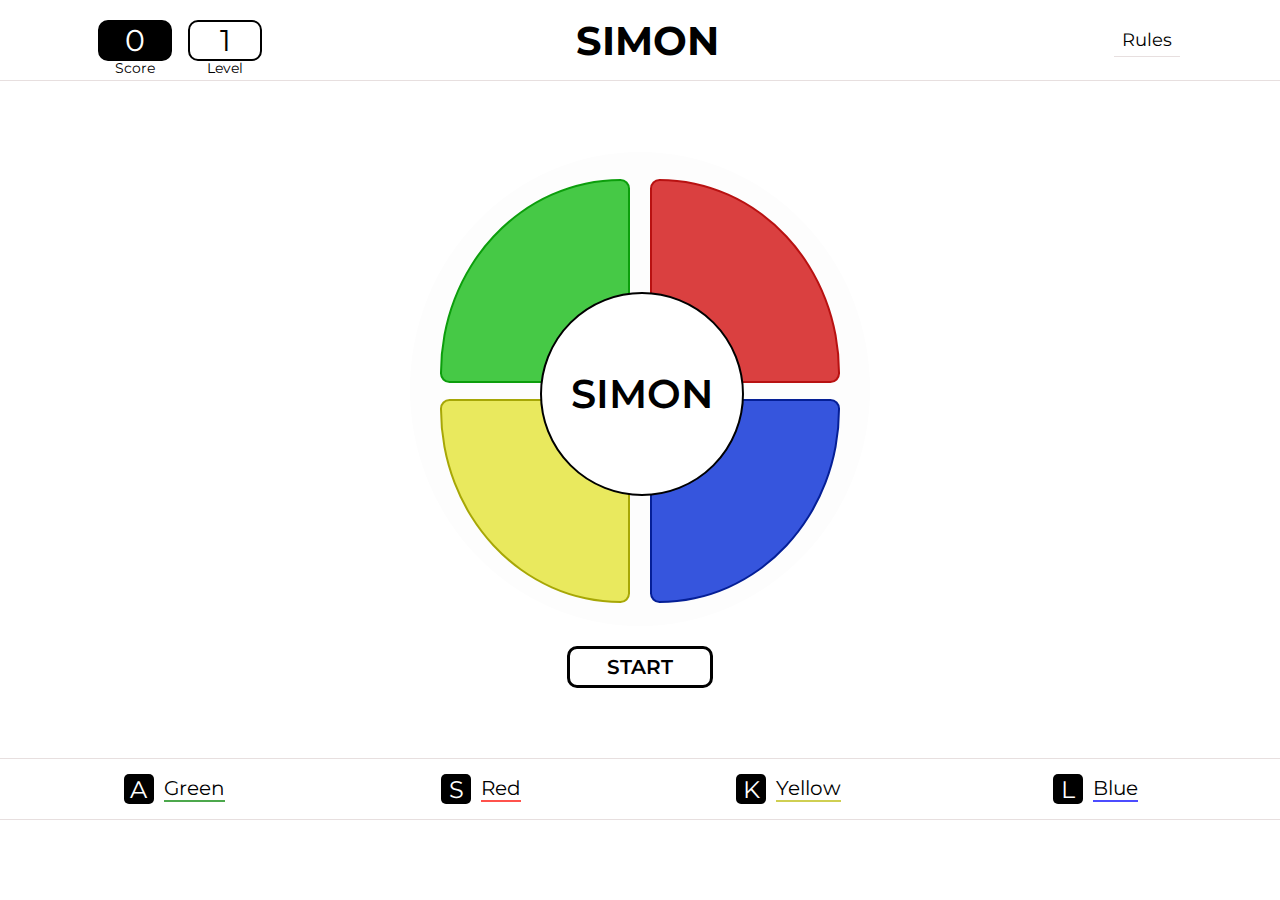
<file: index.html>
<!DOCTYPE html>
<html>
    <head>
    <title>Simon</title>
        <link rel="stylesheet" href="./css/header.css" type="text/css" />
        <link rel="stylesheet" href="./css/main.css" type="text/css" />
        <link rel="stylesheet" href="./css/main-circle.css" type="text/css" />
        <link rel="stylesheet" href="./css/footer.css" type="text/css" />
        <link rel="preconnect" href="https://fonts.gstatic.com">    
        <link href="https://fonts.googleapis.com/css2?family=Montserrat:wght@100;200;300;400;500;600;700;800;900&display=swap" rel="stylesheet">
    </head>
    <body>
        <div class="body-inner" id='main-body'>
            <header>
                <div class="header-left">
                    <div class="score">
                        <div id="score">0</div>
                    </div>
                    <div class="level">
                        <div id="level">1</div>
                    </div>
                </div>
                <div class="logo">SIMON</div>
                <div class="rules">
                    <div id='rules'>Rules</div>
                </div>
            </header>
            <main>
                <!-- <video src='./video2.mp4' autoplay muted loop></video> -->
                <div class="main-middle">
                    <!-- <div class="main-score">
                        <div id="level">
                            <div>LEVEL</div>
                            <div>1</div>
                        </div>
                    </div> -->
                    <div class="simon-circle">
                        <div class="top">
                            <div class="left" id="green">
            
                            </div>
                            <div class="right" id="red">
            
                            </div>
                        </div>
                        <div class="bottom">
                            <div class="left" id="yellow">
            
                            </div>
                            <div class="right" id="blue">
            
                            </div>
                        </div>
                    </div>
                    <div class="main-third">
                        <div class="start cursor" id="start">START</div>
                        <div class="stop cursor disNone" id="stop">STOP</div>
                    </div>
                </div>
            </main>
            <footer>
                <div class="keys green">
                    <div id="A">A</div>
                    <div>Green</div>
                </div>
                <div class="keys red">
                    <div id="S">S</div>
                    <div>Red</div>
                </div>
                <div class="keys yellow">
                    <div id="K">K</div>
                    <div>Yellow</div>
                </div>
                <div class="keys blue">
                    <div id="L">L</div>
                    <div>Blue</div>
                </div>
            </footer>
        </div>
        <div class="menu" id='rules-body'>
            <ul>
                <li><img src='./images/13973.svg' /><div>Simon will give the first signal.</div></li>
                <li><img src='./images/13973.svg' /><div>Repeat that signal by touching the same Color Lens.</div></li>
                <li><img src='./images/13973.svg' /><div>Simon will repeat the first signal and then add one more.</div></li>
                <li><img src='./images/13973.svg' /><div>Repeat those two signals in the same order.</div></li>
                <li><img src='./images/13973.svg' /><div>Simon will continue to play the sequence and add one. Continue to repeat Simon for as long as you can!</div></li>
                <li><img src='./images/13973.svg' /><div>After the 4th and 8th level, Simon automatically speeds up.</div></li>
                <li id='win'>Win</li>
                <li><img src='./images/13973.svg' /><div>Complete the sequence in correct order till 12th level.</div></li>
                <li id='lose'>Lose</li>
                <li><img src='./images/13973.svg' /><div>If you fail to repeat a sequence exactly</div></li>
                <li><img src='./images/13973.svg' /><div>Or if you take more than 5 seconds to repeat a signal</div></li>
            </ul>
        </div>
        <script src='./index.js' ></script>
    </body>
</html>
</file>
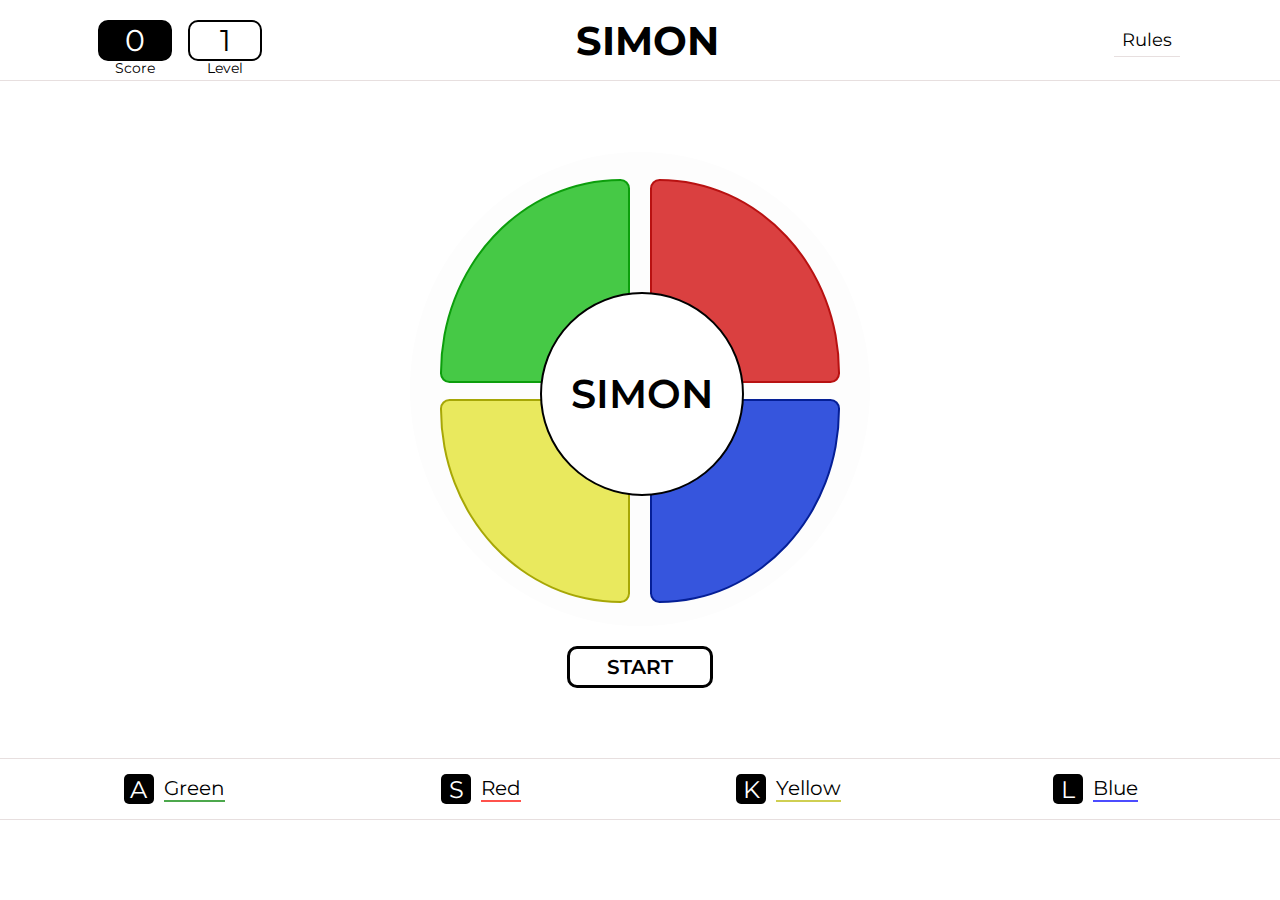
<file: home.html>
<!DOCTYPE html>
<html>
    <head>
    <title>Simon</title>
        <link rel="stylesheet" href="./css/header.css" type="text/css" />
        <link rel="stylesheet" href="./css/main.css" type="text/css" />
        <link rel="stylesheet" href="./css/main-circle.css" type="text/css" />
        <link rel="stylesheet" href="./css/footer.css" type="text/css" />
        <link rel="shortcut icon" type="image/png" href="./images/favicon.png">
        <link rel="preconnect" href="https://fonts.gstatic.com">    
        <link href="https://fonts.googleapis.com/css2?family=Montserrat:wght@100;200;300;400;500;600;700;800;900&display=swap" rel="stylesheet">
        <!-- Hotjar Tracking Code for http://simon-game-nikhil.herokuapp.com -->
        <script>
            (function(h,o,t,j,a,r){
                h.hj=h.hj||function(){(h.hj.q=h.hj.q||[]).push(arguments)};
                h._hjSettings={hjid:2391989,hjsv:6};
                a=o.getElementsByTagName('head')[0];
                r=o.createElement('script');r.async=1;
                r.src=t+h._hjSettings.hjid+j+h._hjSettings.hjsv;
                a.appendChild(r);
            })(window,document,'https://static.hotjar.com/c/hotjar-','.js?sv=');
        </script>
    </head>
    <body>
        <div class="body-inner" id='main-body'>
            <header>
                <div class="header-left">
                    <div class="score">
                        <div id="score">0</div>
                    </div>
                    <div class="level">
                        <div id="level">1</div>
                    </div>
                </div>
                <div class="logo">SIMON</div>
                <div class="rules">
                    <div id='rules'>Rules</div>
                </div>
            </header>
            <main>
                <!-- <video src='./video2.mp4' autoplay muted loop></video> -->
                <div class="main-middle">
                    <!-- <div class="main-score">
                        <div id="level">
                            <div>LEVEL</div>
                            <div>1</div>
                        </div>
                    </div> -->
                    <div class="simon-circle">
                        <div class="top">
                            <div class="left" id="green">
            
                            </div>
                            <div class="right" id="red">
            
                            </div>
                        </div>
                        <div class="bottom">
                            <div class="left" id="yellow">
            
                            </div>
                            <div class="right" id="blue">
            
                            </div>
                        </div>
                    </div>
                    <div class="main-third">
                        <div class="start cursor" id="start">START</div>
                        <div class="stop cursor disNone" id="stop">STOP</div>
                    </div>
                </div>
            </main>
            <footer>
                <div class="keys green">
                    <div id="A">A</div>
                    <div>Green</div>
                </div>
                <div class="keys red">
                    <div id="S">S</div>
                    <div>Red</div>
                </div>
                <div class="keys yellow">
                    <div id="K">K</div>
                    <div>Yellow</div>
                </div>
                <div class="keys blue">
                    <div id="L">L</div>
                    <div>Blue</div>
                </div>
            </footer>
        </div>
        <div class="menu" id='rules-body'>
            <ul>
                <li><img src='./images/13973.svg' /><div>Simon will give the first signal.</div></li>
                <li><img src='./images/13973.svg' /><div>Repeat that signal by touching the same Color Lens.</div></li>
                <li><img src='./images/13973.svg' /><div>Simon will repeat the first signal and then add one more.</div></li>
                <li><img src='./images/13973.svg' /><div>Repeat those two signals in the same order.</div></li>
                <li><img src='./images/13973.svg' /><div>Simon will continue to play the sequence and add one. Continue to repeat Simon for as long as you can!</div></li>
                <li><img src='./images/13973.svg' /><div>After the 4th and 8th level, Simon automatically speeds up.</div></li>
                <li id='win'>Win</li>
                <li><img src='./images/13973.svg' /><div>Complete the sequence in correct order till 12th level.</div></li>
                <li id='lose'>Lose</li>
                <li><img src='./images/13973.svg' /><div>If you fail to repeat a sequence exactly</div></li>
                <li><img src='./images/13973.svg' /><div>Or if you take more than 5 seconds to repeat a signal</div></li>
            </ul>
        </div>
        <script src='./index.js' ></script>
    </body>
</html>
</file>
<file: css/header.css>
*{
    margin:0;
    padding:0;
    font-family: 'Montserrat', sans-serif;
}

:root{
    --simon-content : 'SIMON';
    --simon-color : black;
    --simon-background-color : white;
}

header{
    display: flex;
    align-items: center;
    justify-content: space-between;
    height: 80px;
    /* height:6vh; */
    z-index: 100;
    background-color:white;
    /* background-image: url(../simon.png);
    background-size: cover;
    background-position: center; */
    border-bottom: 1px solid rgb(231, 223, 223);
}

.logo{
    font-size: 40px;
    font-weight: 700;
    text-align: center;
    margin-right: 100px;   
}

.header-left{
    display:flex;
    flex-direction: row;
    align-items:center;
    justify-content: flex-start;
    margin-left: 100px;
}

.score, .level{
    display: flex;
    flex-direction: column;
    align-items:center;
    justify-content: center;
    font-size: 14px;
    margin-right: 20px;
    width:70px;
    position: relative;
}

.score :nth-child(1){
    font-size: 30px;
    background-color: black;
    color: white;
    width: 100%;
    border-radius: 10px;
    border: 2px solid black;
    text-align: center;
    font-weight: 400;
}
.level :nth-child(1){
    font-size: 30px;
    background-color: white;
    color: black;
    width: 100%;
    border-radius: 10px;
    border: 2px solid black;
    text-align: center;
    font-weight: 400;
}
.score:after{
    position: absolute;
    content: "Score";
    top:39px;
    font-size: 14px;
    font-weight: 400;
}
.level:after{
    position: absolute;
    content: "Level";
    top:39px;
    font-size: 14px;
    font-weight: 400;
}


.rules{
    font-size: 18px;
    margin-right: 100px;
    font-weight: 400;
    padding: 5px 8px;
    width:50px;
    text-align: center;
    border-bottom : 1px solid rgb(231, 223, 223);
    
}


.rules div{
    transition: 0.3s;
}

.rules div:hover{
    cursor: pointer;
    transform: translate3d(0px,-3px,0px);
}

@media screen and (max-width:700px) {
    .rules{
        margin-right: 1%;
    }

    .header-left{
        margin-left: 1%;
    }
    .logo{
        margin-right: 10%;
    }
}

.body-inner{
    width: 100%;
    border-right: 1px solid rgb(231, 223, 223);
    transition: all 0.9s;
    display: flex;
    flex-direction: column;
    z-index: 100;
}

.body-inner.toggle{
    -webkit-transform: translate3d(-100%, 0px, 0px);
    transform: translate3d(-400px, 0px, 0px);
    visibility: visible;
    transition: all 0.5s;
    -webkit-transition: all 0.5s;
}




.menu{
    display: none;
}


.menu.toggle{
    position: absolute;
    top: 0;
    right: 0;
    width: 360px;
    height: 100%;
    padding: 30px 10px 0px 0px;
    display: flex;
}

.menu ul{
    list-style-type: none;
}

.menu ul li{
    margin-bottom: 15px;
    display: flex;
}

.menu ul li div{
    line-height: 1.7;
}

#win{
    margin-top:30px;
    font-size: 20px;
    font-weight: 500;
    width: 50px;
    color: green;
    border-bottom: 1px solid black;
}

#lose{
    margin-top:30px;
    font-size: 20px;
    font-weight: 500;
    width: 50px;
    color: red;
    border-bottom: 1px solid black;
}

.menu ul li img{
    height:20px;
    width:20px;
    margin-right: 10px;
    margin-top:2px
}
</file>
<file: css/main.css>
main{
    display:flex;
    justify-content:center;
    align-items:center;
    height:677px;
    position: relative;
    /* height:88vh; */
    /* background-image: url('../images/pexels-cottonbro-5854040.jpg');
    background-position: center;
    background-size: cover; */
    /* background-color: black; */
    /* background-color: rgba(227, 228, 227, 0.644); */
}

video{
    position: absolute;
}

.main-middle{
    display:flex;
    flex-direction:column;
    justify-content:center;
    align-items:center;
}

.main-score{
    font-weight: 600;
    display: flex;
    justify-content:center;
    align-items:center;
    margin-left: 35px;
    margin-bottom: 20px;
}

#level{
    display: flex;
    /* flex-direction: row-reverse; */
    align-items:flex-end;
    justify-content:center;
}

#level :nth-child(1){
    margin-left: 0px;
    font-size: 16px;
    margin-right: 0px;
    color: white;
    background-color: black;
    margin-bottom: 0px;
    padding: 4px 2px 4px 2px;
}

#level :nth-child(2){
    margin-left: 0px;
    font-size: 40px;
    margin-right: 5px;
    padding: 0px 5px;
    margin-bottom: 0px;
    border: 2.5px solid black;
}

.main-score div{
    margin-right: 40px;
}

.main-third{
    display: flex;
    align-items:center;
    justify-content:center;
    margin-top:20px;
}

.cursor:hover{
    cursor: pointer;
}

.disNone{
    display: none;
}

.main-third div{
    z-index: 100;
    font-size: 20px;
    width:100px;
    border-width: 3px;
    border-style: solid;
    text-align: center;
    padding: 6px 20px;
    border-radius: 10px;
    font-weight: 600;
    color:black;
    background-color:white;
    border-color: black;
    transition: 0.25s;
}
.main-third div:hover{
   
    color:rgba(255, 255, 255);
    border-color:  rgb(255, 255, 255);
    background-color: rgba(0, 0, 0);

}

.main-fourth{
    display: flex;
    align-items:center;
    justify-content:center;
    margin-top:30px;
    
}

.main-fourth div{
    margin-right: 20px;
    font-size: 18px;
    width:80px;
    
    display: flex;
    align-items:center;
    justify-content:center;
    border: 1px solid black;
    text-align: center;
    padding: 5px 10px;
    border-radius: 8px;
    font-weight: 500;
    background-color: rgb(183, 250, 241)
}
</file>
<file: css/main-circle.css>
:root{
    --simon-content : 'SIMON';
    --simon-color : black;
}

.simon-circle{
    height:460px;
    width:460px;
    background-color:rgb(253, 253, 253);
    position: relative;
    border-radius: 50%;
    display: flex;
    flex-direction: column;
    align-items:center;
    justify-content:center;
    padding-top:7px;
    padding-bottom:7px;
    /* border:2px solid rgb(0, 0, 0); */
    /* box-shadow:  2px 2px 10px rgb(0, 0, 0); */
}

.simon-circle::before{
    content: var(--simon-content);
    /* background-color:rgba(43, 41, 41); */
    background-color:var(--simon-background-color);
    height: 200px;
    width: 200px;
    display: flex;
    border-radius: 50%;
    position: absolute;
    font-size: 40px;
    font-weight: 600;
    top:140px;
    left:130px;
    border:2px solid rgb(0, 0, 0);
   
    text-align: center;
    /* color:rgb(231, 228, 228); */
    color: var(--simon-color);
    align-items: center;
    justify-content: center;
}

.top{
    height:200px;
    width:400px;
    border-top-left-radius: 100%;
    border-top-right-radius: 100%;
    display: flex;
    margin-top:20px;
    margin-bottom: 10px;
    
    margin-left: 20px;
    margin-right: 20px;
}



.top .left{
    height:200px;
    width:200px;
    background-color:rgb(70, 201, 70,1);
    border-top-left-radius: 100%;
    border-top-right-radius: 10px;
    border-bottom-left-radius: 10px;
    border:2.5px solid rgb(12, 158, 12);
    margin-right: 10px;
    /* box-shadow: 1px 1px 20px rgb(83, 80, 80); */
}

.top .left.glow{
    background-color:rgb(70, 201, 70,0.5);
    box-shadow: inset 2px 2px 10px rgb(12, 158, 12);
}

.top .right{
    height:200px;
    width:200px;
    background-color:rgb(218, 64, 64,1);
    border:2.5px solid rgb(184, 17, 17);
    border-top-left-radius: 10px;
    border-top-right-radius: 100%;
    border-bottom-right-radius: 10px;
    margin-left: 10px;
    /* box-shadow: 1px 1px 20px rgb(100, 99, 99); */
}

/* .top .right:hover{
    box-shadow: inset 2px 2px 10px rgb(184, 17, 17);
} */

.top .right.glow{
    background-color:rgb(218, 64, 64,0.5);
    box-shadow: inset 2px 2px 10px rgb(184, 17, 17);
}

.bottom{
    height:200px;
    width:400px;
    border-bottom-left-radius: 100%;
    display: flex;
    margin-top: 10px;
    margin-bottom: 20px;
    margin-left: 20px;
    margin-right: 20px;
}

.bottom .left{
    height:200px;
    width:200px;
    background-color: rgb(233, 233, 94,1);
    border:2.5px solid rgb(167, 167, 6);
    border-bottom-left-radius: 100%;
    border-top-left-radius: 10px;
    border-bottom-right-radius: 10px;
    margin-right: 10px;
    /* box-shadow: 1px 1px 20px rgb(100, 99, 99); */
}

.bottom .left.glow{
    background-color: rgb(233, 233, 94,0.5);
    box-shadow: inset 2px 2px 10px rgb(167, 167, 6);
}

.bottom .right{
    height:200px;
    width:200px;
    background-color:rgb(54, 85, 221,1);
    border:2.5px solid rgb(5, 31, 150);
    border-bottom-right-radius: 100%;
    border-bottom-left-radius: 10px;
    border-top-right-radius: 10px;
    margin-left: 10px;
    /* box-shadow: 1px 1px 20px rgb(100, 99, 99); */
}

.bottom .right.glow{
    background-color:rgb(54, 85, 221,0.5);
    box-shadow: inset 2px 2px 10px rgb(5, 31, 150);
}
</file>
<file: css/footer.css>
footer{
    height:60px;
    /* height:6vh; */
    display:flex;
    align-items:center;
    justify-content: space-evenly;
    background-color: white;
    /* background-image: url(../pexels-sathesh-d-698808.jpg); */
    background-position: center;
    background-size: cover;
    position: relative;
    border-top: 1px solid rgb(231, 223, 223);
    border-bottom: 1px solid rgb(231, 223, 223);
}

footer:before{
    content:'';
    top: 0;
    left: 0;
    bottom: 0;
    right: 0;
    position: absolute;
    /* background-color:rgba(0, 0, 0, 0.8); */
}

.keys{
    display:flex;
    align-items:center;
    justify-content: center;
    width: 20%;
    z-index: 10;
}

.keys div{
    margin-right: 10px;
}

.keys :nth-child(1){
    background-color:black;
    color: white;
    height: 30px;
    width: 30px;
    display: flex;
    align-items:center;
    justify-content: center;
    border-radius: 5px;
    font-size: 24px;
}

.keys :nth-child(2){
    font-size:20px;
}

#A + div{
    border-bottom: 2.5px solid rgb(0, 131, 0,0.7);
}

#S + div{
    border-bottom: 2.5px solid rgba(255, 8, 0, 0.7)
}

#K + div{
    border-bottom: 2.5px solid rgb(207, 207, 82);
}

#L + div{
    border-bottom: 2.5px solid rgb(0, 0, 255,0.7)
}
</file>
